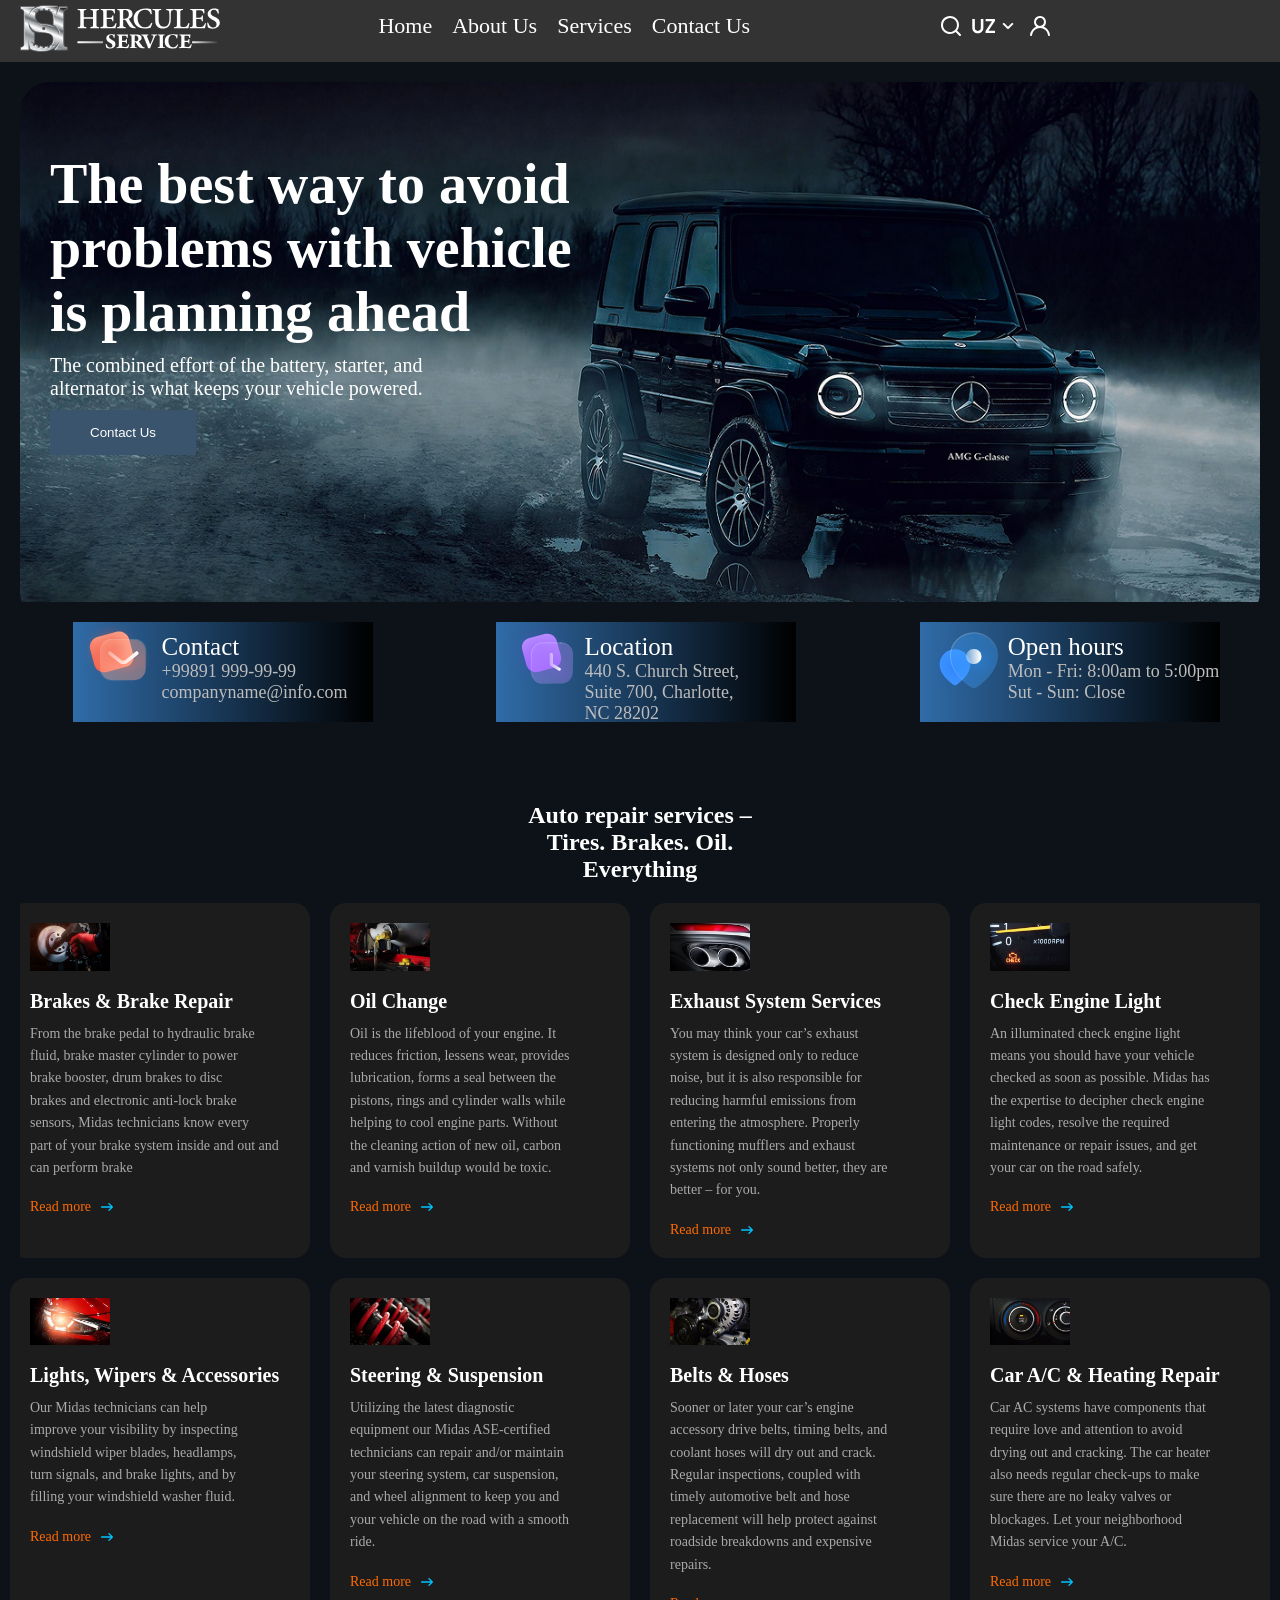
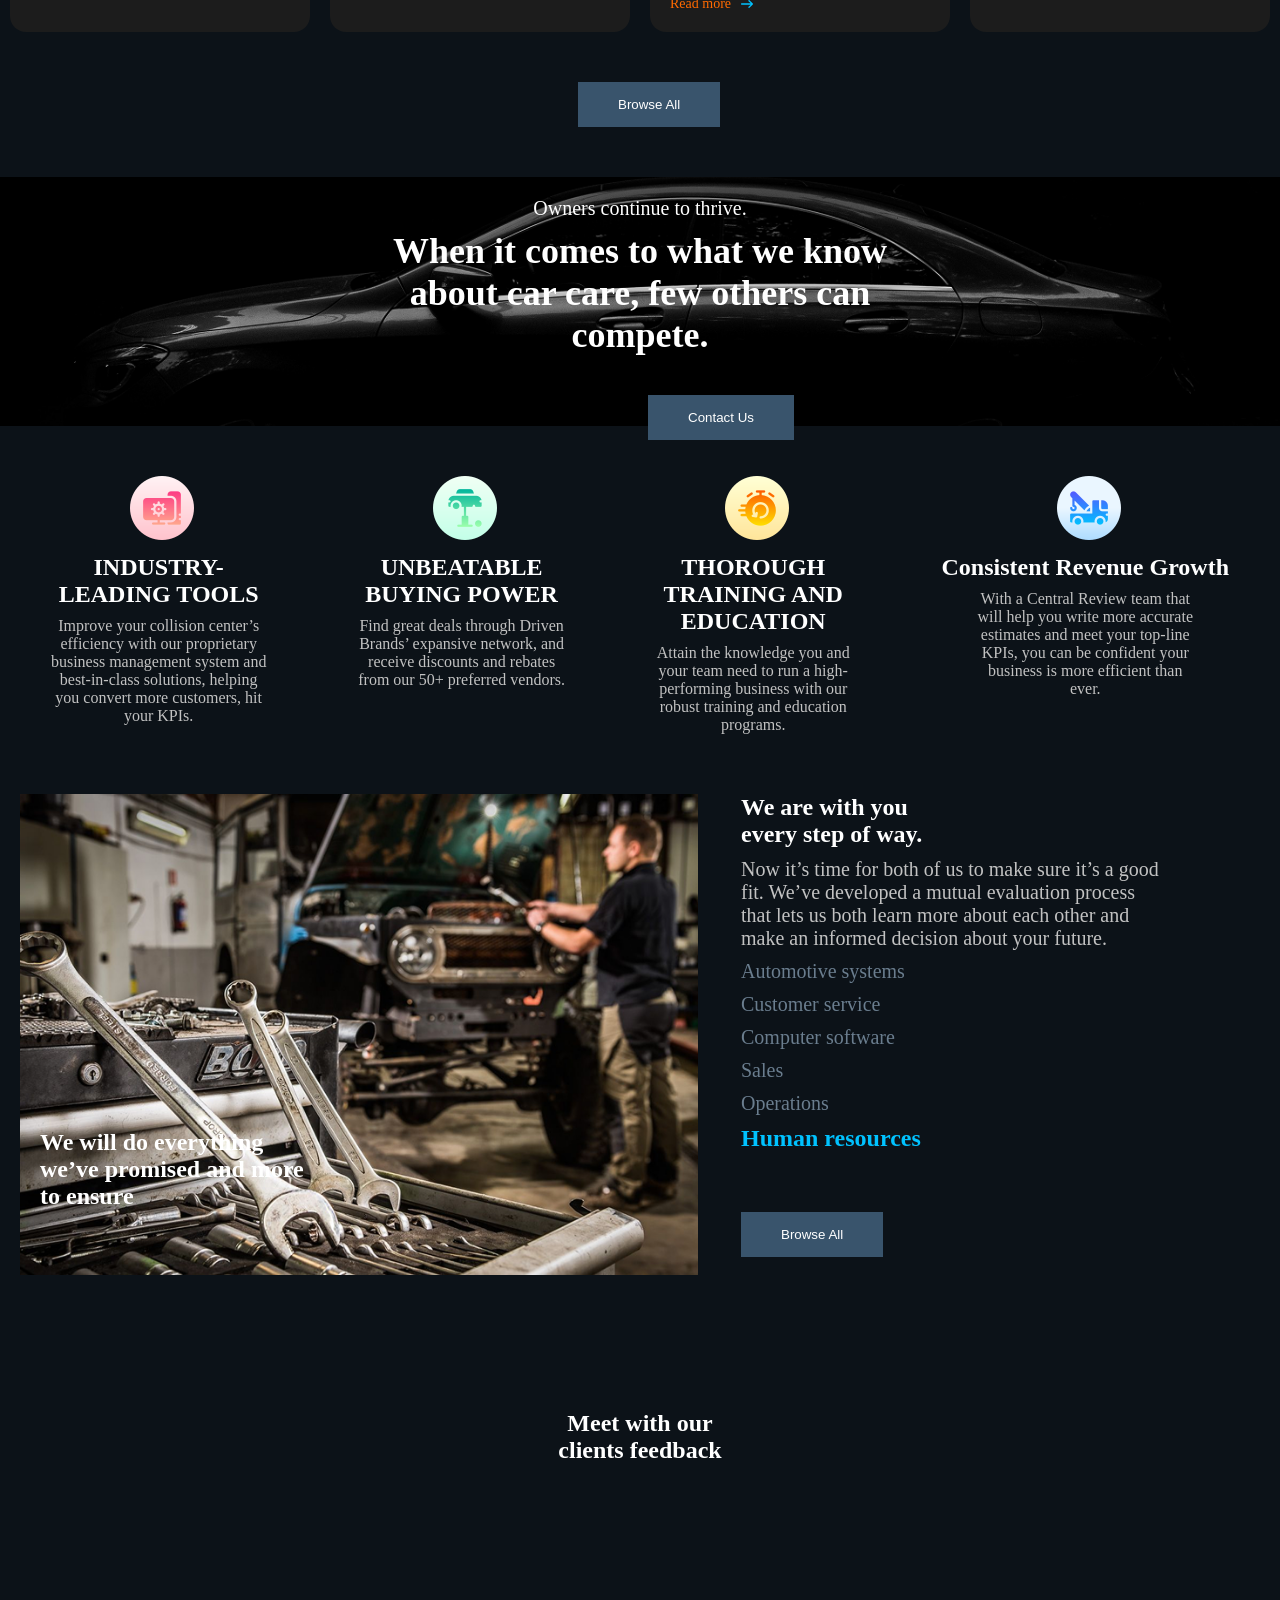
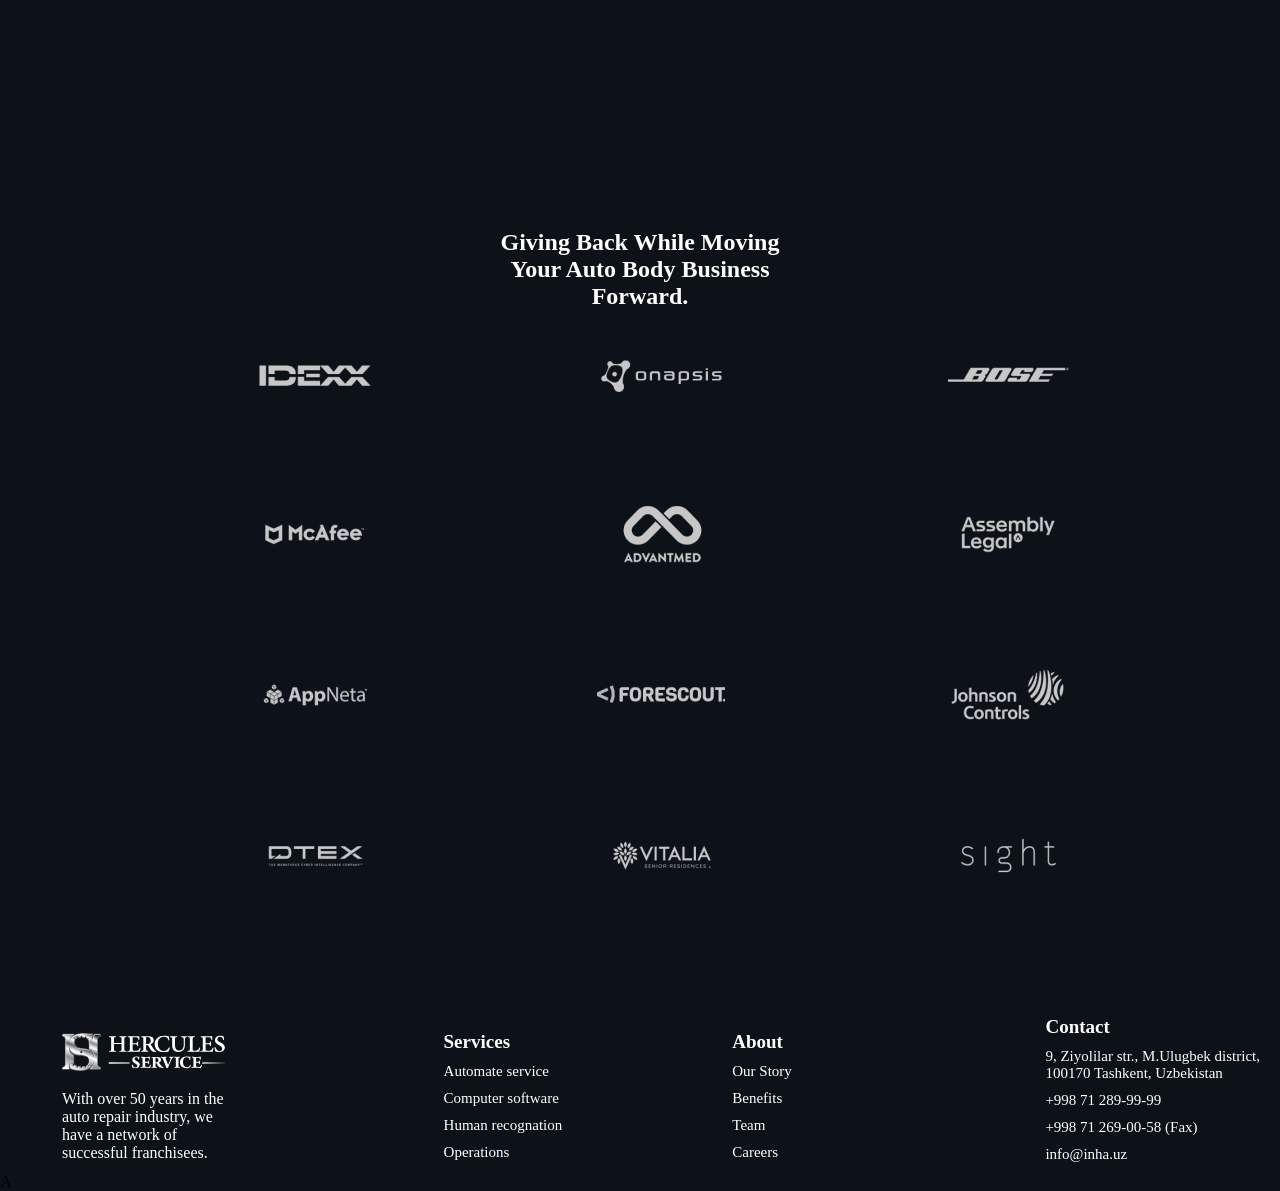
<file: index.html>
<!DOCTYPE html>
<html lang="en">

<head>
    <meta charset="UTF-8">
    <meta name="viewport" content="width=device-width, initial-scale=1.0">
    <title>Hercules service</title>
    <link rel="stylesheet" href="./styles/style.css">
    <link href="https://unpkg.com/aos@2.3.1/dist/aos.css" rel="stylesheet">
</head>

<body>
    <header>
        <nav class="nav">
            <div class="container">
                <div class="nav__wrapper">
                    <img class="nav__logo" src="./assets/icons/hercules__service-logo.svg" alt="logo">
                    <ul class="nav__ul">
                        <li class="list">
                            <a href="#"><span>Home</span></a>
                        </li>
                        <li class="list">
                            <a href="about.html"><span>About Us</span></a>
                        </li>
                        <li class="list">
                            <a href="service.html"><span>Services</span></a>
                        </li>
                        <li class="list">
                            <a href="contact.html"><span>Contact Us</span></a>
                        </li>
                    </ul>
                    <div class="nav__icon">
                        <img src="./assets/icons/u_search.svg" alt="svg">
                        <img src="./assets/icons/language.svg" alt="svg">
                        <img src="./assets/icons/u_user.svg" alt="svg">
                    </div>
                    <div class="nav__box">
                        <button class="nav__btn">Market</button>
                        <button class="nav__button">Services</button>
                        <img id="menuBtn" class="nav__menu-img" src="./assets/icons/menu.btn.svg" alt="">
                        <ul id="menuList">
                            <li class="list">
                                <a href="index.html"><span>Home</span></a>
                            </li>
                            <li class="list">
                                <a href="about.html"><span>About Us</span></a>
                            </li>
                            <li class="list">
                                <a href="service.html"><span>Services</span></a>
                            </li>
                            <li class="list">
                                <a href="contact.html"><span>Contact Us</span></a>
                            </li>
                        </ul>
                    </div>
                </div>
            </div>
        </nav>
    </header>
    <main>
        <section class="hero">
            <div class="container">
                <div class='slide'>
        
                    <div class='main'>
                        <div class='item'>
                            <!-- <img data-slide-img src=''> -->
                            <h1 class="hero__title">The best way to avoid <br> problems with vehicle <br> is planning ahead</h1>
                            <p class="hero__text">The combined effort of the battery, starter, and <br> alternator is what keeps
                                your vehicle powered.</p>
                            <button class="hero__btn">Contact Us</button>
                        </div>
                        <div class='item-two'>
                            <!-- <img data-slide-img
                                        src='https://images.unsplash.com/photo-1668521417069-22ab57ab0045?ixlib=rb-4.0.3&ixid=MnwxMjA3fDB8MHxwaG90by1wYWdlfHx8fGVufDB8fHx8&auto=format&fit=crop&w=1332&q=80'> -->
                            <h1 class="hero__title">The best way to avoid <br> problems with vehicle <br> is planning ahead</h1>
                            <p class="hero__text">The combined effort of the battery, starter, and <br> alternator is what keeps
                                your vehicle
                                powered.</p>
                            <button class="hero__btn">Contact Us</button>
                        </div>
                        <div class='item-three'>
                            <!-- <img data-slide-img
                                        src='https://images.unsplash.com/photo-1668521417069-22ab57ab0045?ixlib=rb-4.0.3&ixid=MnwxMjA3fDB8MHxwaG90by1wYWdlfHx8fGVufDB8fHx8&auto=format&fit=crop&w=1332&q=80'> -->
                            <h1 class="hero__title">The best way to avoid <br> problems with vehicle <br> is planning ahead</h1>
                            <p class="hero__text">The combined effort of the battery, starter, and <br> alternator is what keeps
                                your vehicle
                                powered.</p>
                            <button class="hero__btn">Contact Us</button>
                        </div>
        
                    </div>
                </div>
        
            </div>
        </section>
        <section class="contact">
            <div class="container">
                <div class="contact__wrapper">
                    <div class="contact__box" data-aos="fade-up" data-aos-duration="1000" >
                        <img class="contact__img" src="./assets/icons/Message.svg" alt="">
                        <div>
                            <p class="contact__title">Contact</p>
                            <p class="contact__text">+99891 999-99-99 <br> companyname@info.com</p>
                        </div>
                    </div>
                    <div class="contact__box-two" data-aos="fade-up" data-aos-duration="1300">
                        <img class="contact__img" src="./assets/icons/Message copy.svg" alt="">
                        <div>
                            <p class="contact__title">Location</p>
                            <p class="contact__text">440 S. Church Street, <br> Suite 700, Charlotte,<br> NC 28202</p>
                        </div>
                    </div>
                    <div class="contact__box-three" data-aos="fade-up" data-aos-duration="1500">
                        <img class="contact__image" src="./assets/icons/Message copy 2.svg" alt="">
                        <div>
                            <p class="contact__title">Open hours</p>
                            <p class="contact__text">Mon - Fri: 8:00am to 5:00pm <br>
                                Sut - Sun: Close</p>
                        </div>
                    </div>
                </div>
            </div>
        </section>
        <section class="service">
            <div class="container">
                <div class="service__wrapper">
                    <h1 class="service__title">Auto repair services – <br> Tires. Brakes. Oil. <br> Everything</h1>
                    <div class="service__box">
                        <div class="service__card">
                            <img class="service__img" src="./assets/images/repair.png" alt="">
                            <h3 class="service__info">Brakes & Brake Repair</h3>
                            <p class="service__text">From the brake pedal to hydraulic brake <br> fluid, brake master
                                cylinder to power <br> brake booster, drum brakes to disc <br> brakes
                                and electronic anti-lock brake <br> sensors, Midas technicians know every <br> part of
                                your brake system inside and out and <br> can
                                perform brake</p>
                            <div class="service__icon">
                                <p class="service__desc">Read more</p>
                                <img class="service__svg" src="./assets/icons/u_arrow-right.svg" alt="">
                            </div>
                        </div>
                        <div class="service__card">
                            <img class="service__img" src="./assets/images/oil.png" alt="">
                            <h3 class="service__info">Oil Change</h3>
                            <p class="service__text">Oil is the lifeblood of your engine. It <br> reduces friction,
                                lessens wear, provides <br> lubrication, forms a seal between the <br>
                                pistons, rings and cylinder walls while <br> helping to cool engine parts. Without <br>
                                the cleaning action of new oil, carbon <br> and
                                varnish buildup would be toxic.</p>
                            <div class="service__icon">
                                <p class="service__desc">Read more</p>
                                <img class="service__svg" src="./assets/icons/u_arrow-right.svg" alt="">
                            </div>
                        </div>
                        <div class="service__card">
                            <img class="service__img" src="./assets/images/system.png" alt="">
                            <h3 class="service__info">Exhaust System Services</h3>
                            <p class="service__text">You may think your car’s exhaust <br> system is designed only to
                                reduce <br> noise, but it is also responsible for <br> reducing
                                harmful emissions from <br> entering the atmosphere. Properly <br> functioning mufflers
                                and exhaust <br> systems not only sound better,
                                they are <br> better – for you.</p>
                            <div class="service__icon">
                                <p class="service__desc">Read more</p>
                                <img class="service__svg" src="./assets/icons/u_arrow-right.svg" alt="">
                            </div>
                        </div>
                        <div class="service__card">
                            <img class="service__img" src="./assets/images/engine.png" alt="">
                            <h3 class="service__info">Check Engine Light</h3>
                            <p class="service__text">An illuminated check engine light <br> means you should have your
                                vehicle <br> checked as soon as possible. Midas has <br> the
                                expertise to decipher check engine <br> light codes, resolve the required <br>
                                maintenance or repair issues, and get <br> your car on
                                the road safely.</p>
                            <div class="service__icon">
                                <p class="service__desc">Read more</p>
                                <img class="service__svg" src="./assets/icons/u_arrow-right.svg" alt="">
                            </div>
                        </div>
                    </div>
                    <div class="service__box-two">
                        <div class="service__card">
                            <img class="service__img" src="./assets/images/lights.png" alt="">
                            <h3 class="service__info">Lights, Wipers & Accessories</h3>
                            <p class="service__text">Our Midas technicians can help <br> improve your visibility by
                                inspecting <br> windshield wiper blades, headlamps, <br> turn signals,
                                and brake lights, and by <br> filling your windshield washer fluid.</p>
                            <div class="service__icon">
                                <p class="service__desc">Read more</p>
                                <img class="service__svg" src="./assets/icons/u_arrow-right.svg" alt="">
                            </div>
                        </div>
                        <div class="service__card">
                            <img class="service__img" src="./assets/images/steering.png" alt="">
                            <h3 class="service__info">Steering & Suspension</h3>
                            <p class="service__text">Utilizing the latest diagnostic <br> equipment our Midas
                                ASE-certified <br> technicians can repair and/or maintain <br> your steering
                                system, car suspension, <br> and wheel alignment to keep you and <br> your vehicle on
                                the road with a smooth <br> ride.</p>
                            <div class="service__icon">
                                <p class="service__desc">Read more</p>
                                <img class="service__svg" src="./assets/icons/u_arrow-right.svg" alt="">
                            </div>
                        </div>
                        <div class="service__card">
                            <img class="service__img" src="./assets/images/belts.png" alt="">
                            <h3 class="service__info">Belts & Hoses</h3>
                            <p class="service__text">Sooner or later your car’s engine <br> accessory drive belts,
                                timing belts, and <br> coolant hoses will dry out and crack. <br> Regular
                                inspections, coupled with <br> timely automotive belt and hose <br> replacement will
                                help protect against <br> roadside breakdowns and
                                expensive <br> repairs.</p>
                            <div class="service__icon">
                                <p class="service__desc">Read more</p>
                                <img class="service__svg" src="./assets/icons/u_arrow-right.svg" alt="">
                            </div>
                        </div>
                        <div class="service__card">
                            <img class="service__img" src="./assets/images/heating.png" alt="">
                            <h3 class="service__info">Car A/C & Heating Repair</h3>
                            <p class="service__text">Car AC systems have components that <br>require love and attention
                                to avoid <br> drying out and cracking. The car heater <br> also
                                needs regular check-ups to make <br> sure there are no leaky valves or <br> blockages.
                                Let your neighborhood <br> Midas service your
                                A/C.</p>
                            <div class="service__icon">
                                <p class="service__desc">Read more</p>
                                <img class="service__svg" src="./assets/icons/u_arrow-right.svg" alt="">
                            </div>
                        </div>
                    </div>
                    <button class="service__btn">Browse All</button>
                </div>
            </div>
        </section>
        <section class="car">
            <div class="container">
                <div class="car__wrapper">
                    <p class="car__text">Owners continue to thrive.</p>
                    <h1 class="car__title">When it comes to what we know <br> about car care, few others can <br>
                        compete.</h1>
                    <button class="car__btn">Contact Us</button>
                </div>
            </div>
        </section>
        <section class="features">
            <div class="container">
                <div class="features__wrapper">
                    <div class="features__card" >
                        <img class="features__img" src="./assets/icons/tools.svg" alt="">
                        <h2 class="features__title">INDUSTRY- <br> LEADING TOOLS</h2>
                        <p class="features__desc">Improve your collision center’s <br> efficiency with our proprietary
                            <br> business management system and <br> best-in-class solutions,
                            helping <br> you convert more customers, hit <br> your KPIs.
                        </p>
                    </div>
                    <div class="features__card" >
                        <img class="features__img" src="./assets/icons/car-repair.svg" alt="">
                        <h2 class="features__title">UNBEATABLE <br> BUYING POWER</h2>
                        <p class="features__desc">Find great deals through Driven <br> Brands’ expansive network, and
                            <br> receive discounts
                            and rebates <br> from our 50+ preferred
                            vendors.
                        </p>
                    </div>
                    <div class="features__card" >
                        <img class="features__img" src="./assets/icons/training.svg" alt="">
                        <h2 class="features__title">THOROUGH <br> TRAINING AND <br> EDUCATION</h2>
                        <p class="features__desc">Attain the knowledge you and <br> your team need to run a high- <br>
                            performing business with our <br> robust training and education <br>
                            programs.</p>
                    </div>
                    <div class="features__card" >
                        <img class="features__img" src="./assets/icons/trucks.svg" alt="">
                        <h2 class="features__title">Consistent Revenue Growth</h2>
                        <p class="features__desc">With a Central Review team that <br> will help you write more accurate
                            <br> estimates and meet your top-line <br> KPIs, you can be
                            confident your <br> business is more efficient than <br> ever.
                        </p>
                    </div>
                </div>
            </div>
        </section>
        <section class="process">
            <div class="container">
                <div class="process__wrapper">
                    <div>
                        <img class="process__img" src="./assets/images/promise.png" alt="">
                        <h1 class="process__text">We will do everything <br> we’ve promised and more <br> to ensure</h1>
                    </div>
                    <div>
                        <h1 class="process__title">We are with you <br> every step of way.</h1>
                        <p class="process__info">Now it’s time for both of us to make sure it’s a good <br> fit. We’ve
                            developed a mutual evaluation process <br> that lets us both
                            learn more about each other and <br> make an informed decision about your future.</p>
                        <p class="process__desc">Automotive systems</p>
                        <p class="process__desc">Customer service</p>
                        <p class="process__desc">Computer software</p>
                        <p class="process__desc">Sales</p>
                        <p class="process__desc">Operations</p>
                        <h2 class="process__link">Human resources</h2>
                        <button class="process__btn">Browse All</button>
                    </div>
                </div>
            </div>
        </section>
        <section class="client">
            <div class="container">
                <div class="client__wrapper">
                    <h1 class="client__title">Meet with our <br> clients feedback</h1>
                    <div class="client__box">
                        <img class="client__img" src="./assets/images/guitar.png" alt="" data-aos="zoom-in" data-aos-duration="1500">
                        <div class="client__comment" data-aos="zoom-in" data-aos-duration="1500">
                            <p class="client__info">As a young 27-year-old entrepreneur who wanted to take a dream <br>
                                and turn it into a reality,
                                Tuffy took me seriously!
                                Starting from day <br> one with onsite support from District Manager Scott Adams to <br>
                                continued training support
                                empowering my
                                staff to grow. With this <br> support and hard work, I was able to grow into 3 stores in
                                less than 3 <br> years with
                                a plan for
                                more on the horizon. If someone told me five <br> years ago this is where I would be, I
                                would have thought that’s
                                <br> impossible.
                                Thanks for believing in me Tuffy!!
                            </p>
                            <p class="client__name">Ali Safarov</p>
                            <p class="client__desc">Co-founder of ABC company</p>
                        </div>
                        <img class="client__woman" src="./assets/images/right.png" alt="" data-aos="zoom-in" data-aos-duration="1500">
                    </div>
                </div>
            </div>
        </section>
        <section class="partner">
            <div class="container">
                <div class="partner__wrapper">
                    <h1 class="partner__title">Giving Back While Moving <br> Your Auto Body Business <br> Forward.</h1>
                    <div class="partner__box">
                        <img src="./assets/images/idexx.png" alt="">
                        <img src="./assets/images/onapsis.png" alt="">
                        <img src="./assets/images/bose.png" alt="">
                        <img src="./assets/images/McAfee.png" alt="">
                        <img src="./assets/images/advantmed.png" alt="">
                        <img src="./assets/images/assembly.png" alt="">
                        <img src="./assets/images/AppMeta.png" alt="">
                        <img src="./assets/images/Forescout.png" alt="">
                        <img src="./assets/images/Johnson.png" alt="">
                        <img src="./assets/images/dtex.png" alt="">
                        <img src="./assets/images/vitalia.png" alt="">
                        <img src="./assets/images/sight.png" alt="">
                    </div>
                </div>
            </div>
        </section>
    </main>
    <footer class="footer">
        <div class="container">
            <div class="footer__wrapper">
                <div class="footer__big-box">
                    <div>
                        <img class="footer__logo" src="./assets/icons/hercules__service-logo.svg" alt="">
                        <p class="footer__title">With over 50 years in the auto repair industry, we have a network of
                            successful franchisees.</p>
                    </div>
                    <div class="footer__box">
                        <div>
                            <p class="footer__text">Services</p>
                            <p class="footer__info">Automate service</p>
                            <p class="footer__info">Computer software</p>
                            <p class="footer__info">Human recognation</p>
                            <p class="footer__info">Operations</p>
                        </div>
                        <div>
                            <p class="footer__text">About</p>
                            <p class="footer__info">Our Story</p>
                            <p class="footer__info">Benefits</p>
                            <p class="footer__info">Team</p>
                            <p class="footer__info">Careers</p>
                        </div>
                    </div>
                    <div class="footer__box-two">
                        <p class="footer__desc">Contact</p>
                        <p class="footer__data">9, Ziyolilar str., M.Ulugbek district, <br>
                            100170 Tashkent, Uzbekistan</p>
                        <p class="footer__data">+998 71 289-99-99</p>
                        <p class="footer__data">+998 71 269-00-58 (Fax)</p>
                        <p class="footer__data">info@inha.uz</p>
                    </div>
                </div>
            </div>
        </div>
    </footer>

    <script>
        document.addEventListener("DOMContentLoaded", () => {
                const btn = document.getElementById("menuBtn");
                const list = document.getElementById("menuList");

                btn.onclick = () => {
                    list.classList.toggle("show");
                };
            });
    </script>
    <script src="app.js"></script>
    <script src="https://unpkg.com/aos@2.3.1/dist/aos.js"></script>
    <script>
        AOS.init();
    </script>
</body>

</html>A
</file>
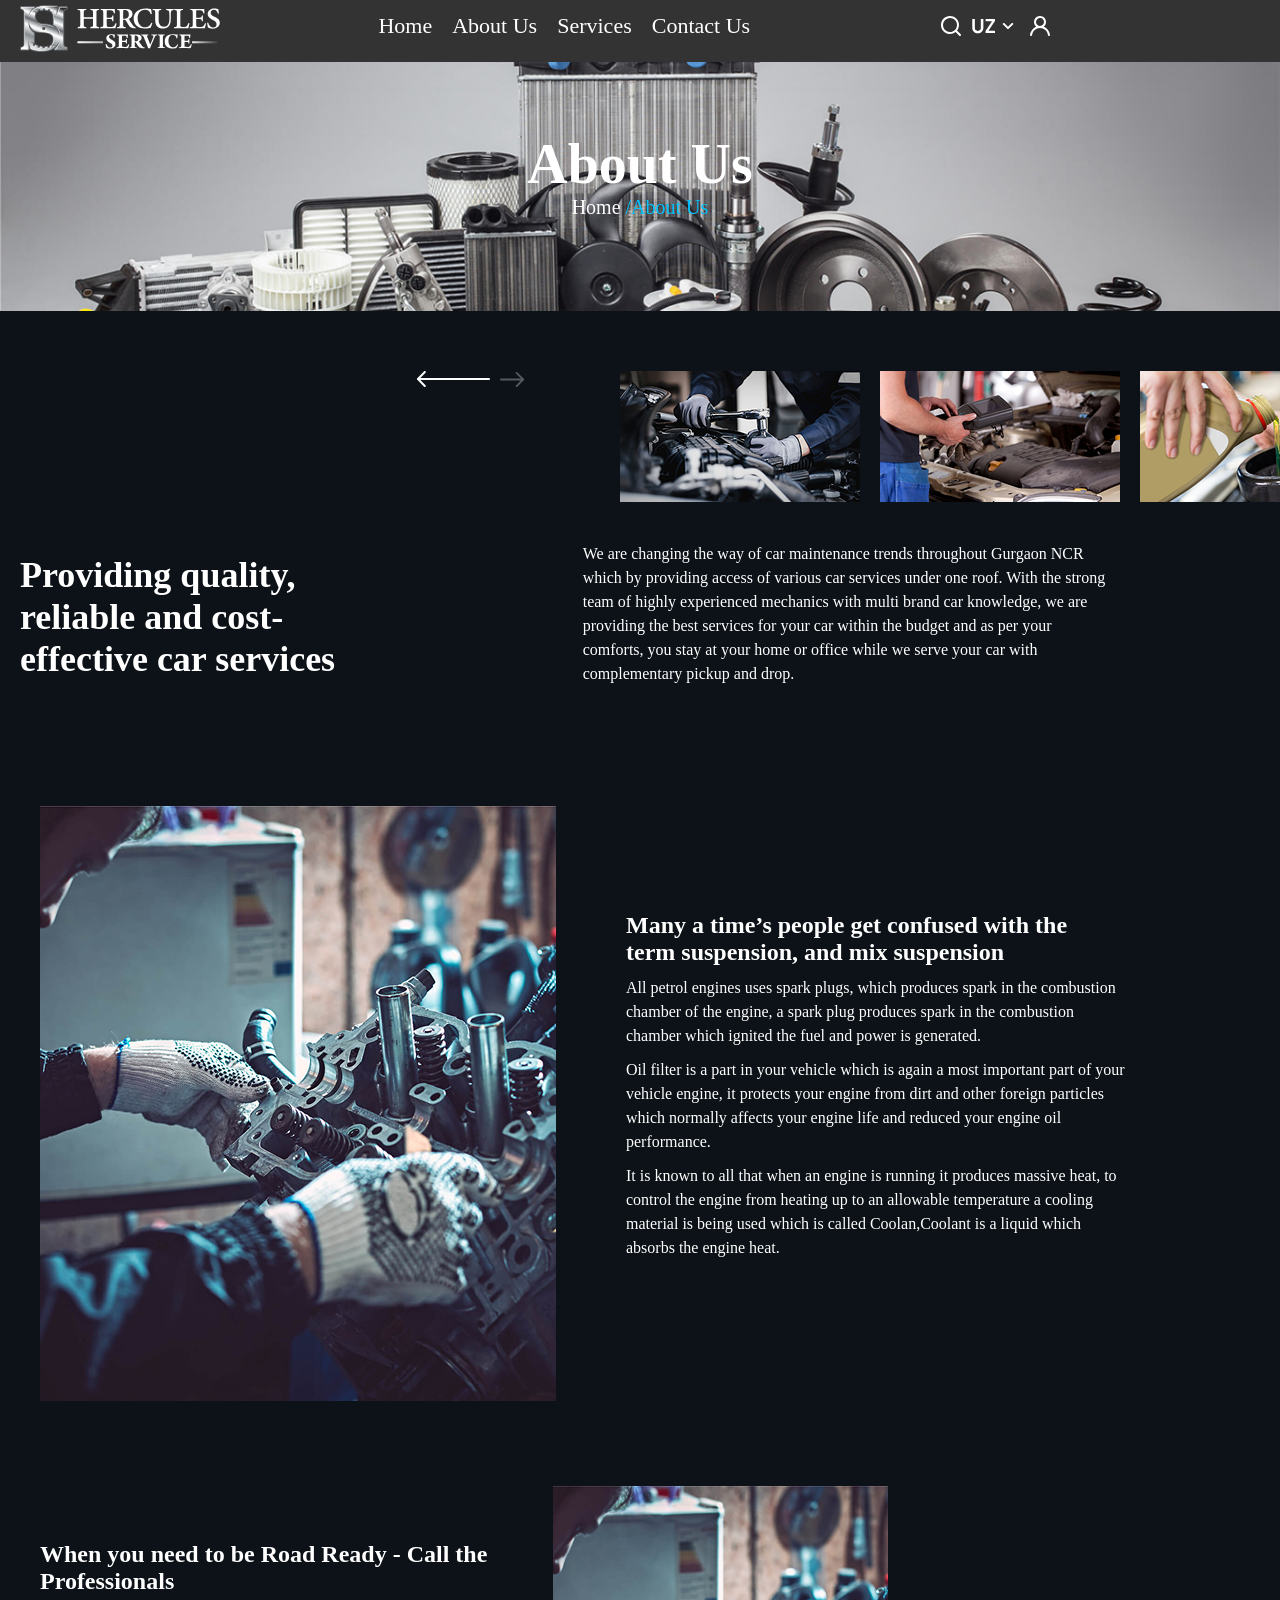
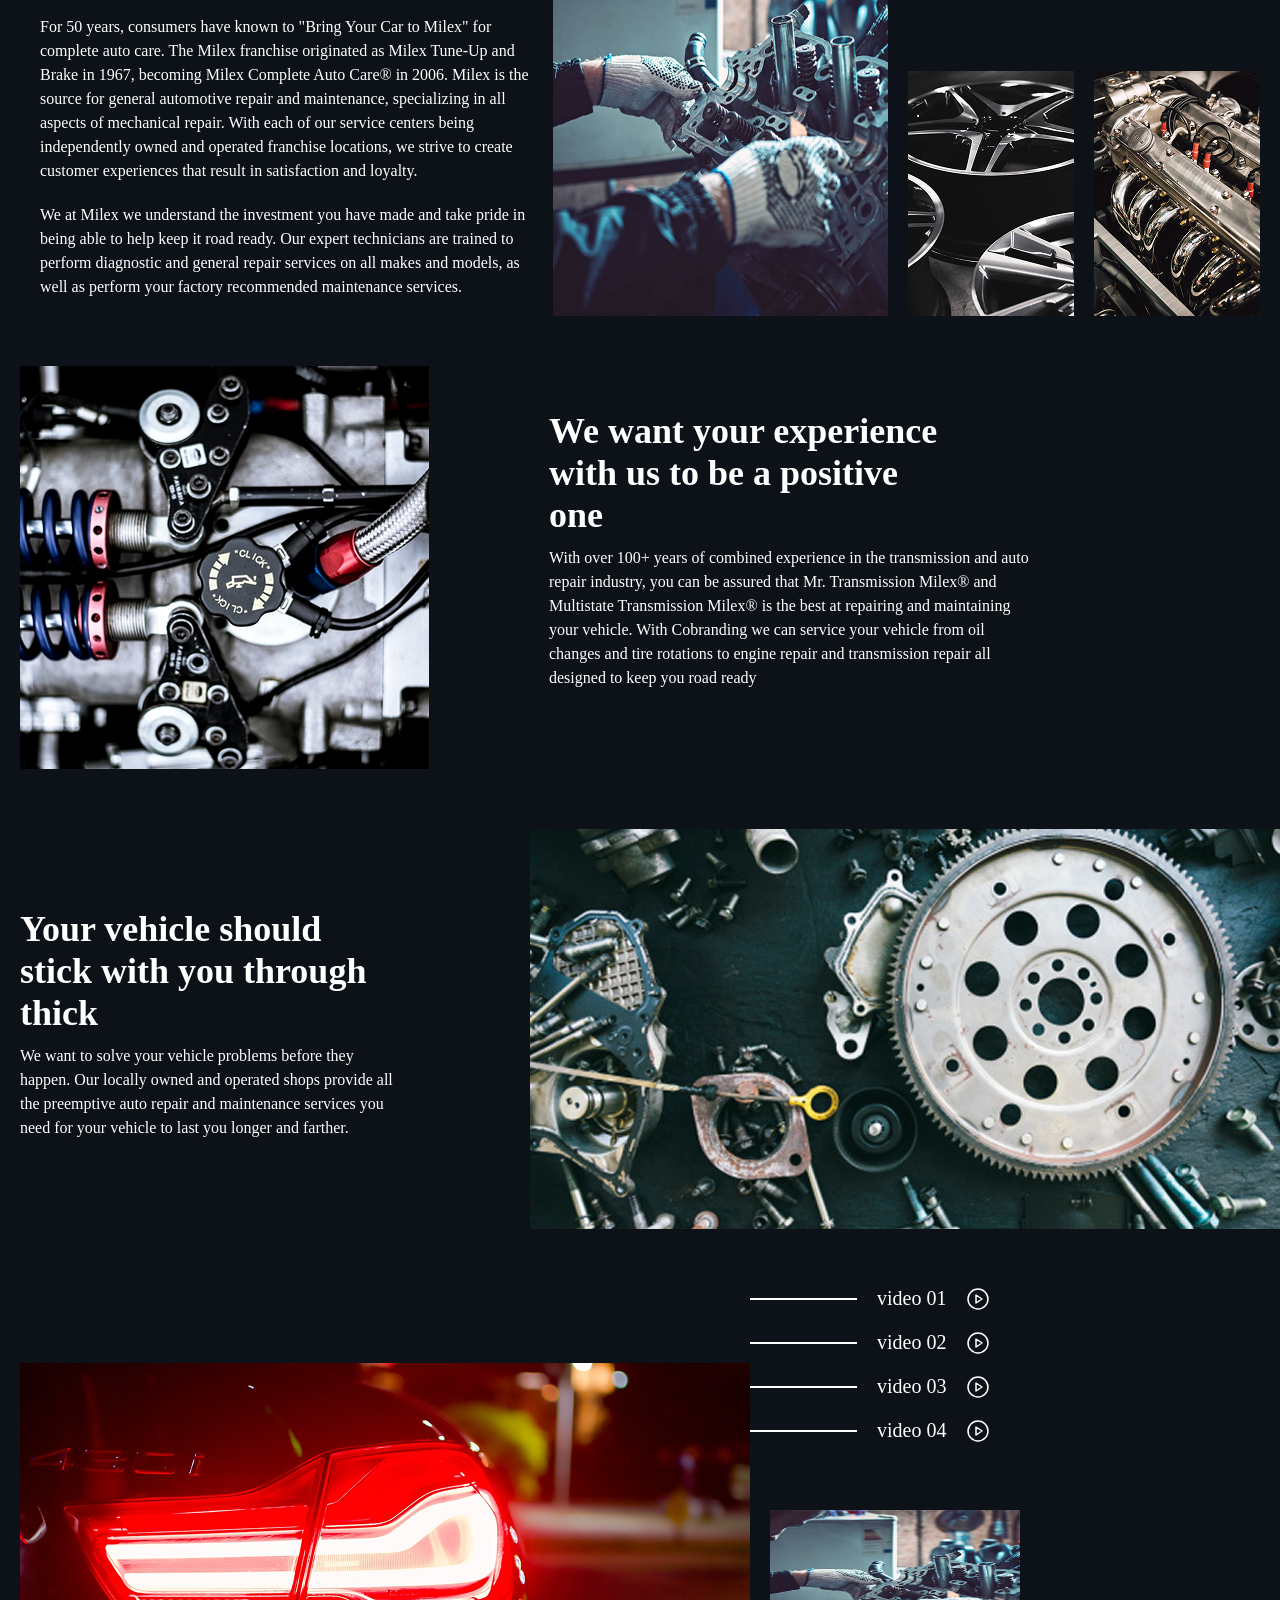
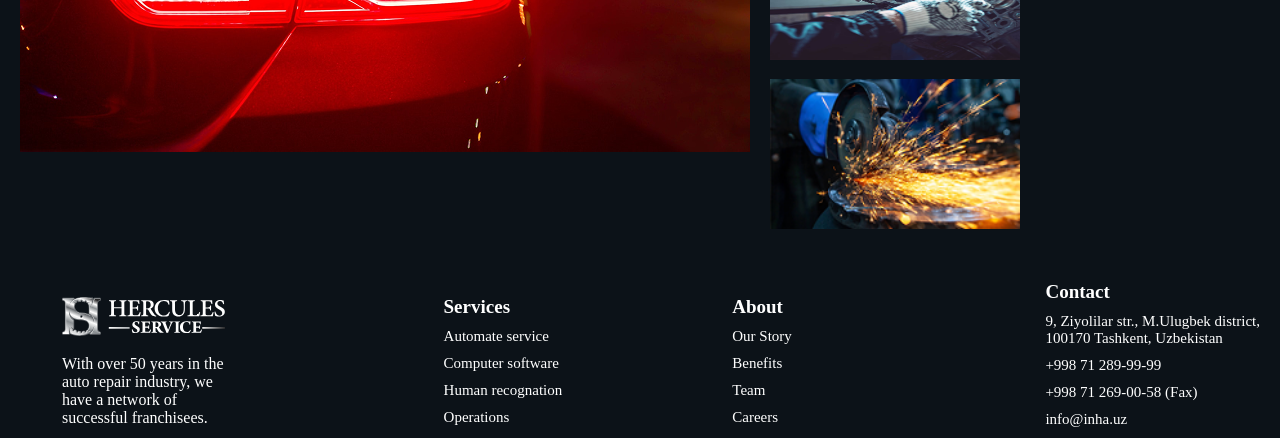
<file: about.html>
<!DOCTYPE html>
<html lang="en">
<head>
    <meta charset="UTF-8">
    <meta name="viewport" content="width=device-width, initial-scale=1.0">
    <title>Hercules service</title>
    <link rel="stylesheet" href="./styles/style.css">
</head>
<body>
        <header>
            <nav class="nav">
                <div class="container">
                    <div class="nav__wrapper">
                        <img class="nav__logo" src="./assets/icons/hercules__service-logo.svg" alt="logo">
                        <ul class="nav__ul">
                            <li class="list">
                                <a href="#"><span>Home</span></a>
                            </li>
                            <li class="list">
                                <a href="about.html"><span>About Us</span></a>
                            </li>
                            <li class="list">
                                <a href="service.html"><span>Services</span></a>
                            </li>
                            <li class="list">
                                <a href="contact.html"><span>Contact Us</span></a>
                            </li>
                        </ul>
                        <div class="nav__icon">
                            <img src="./assets/icons/u_search.svg" alt="svg">
                            <img src="./assets/icons/language.svg" alt="svg">
                            <img src="./assets/icons/u_user.svg" alt="svg">
                        </div>
                        <div class="nav__box">
                            <button class="nav__btn">Market</button>
                            <button class="nav__button">Services</button>
                            <img id="menuBtn" class="nav__menu-img" src="./assets/icons/menu.btn.svg" alt="">
                            <ul id="menuList">
                                <li class="list">
                                    <a href="index.html"><span>Home</span></a>
                                </li>
                                <li class="list">
                                    <a href="about.html"><span>About Us</span></a>
                                </li>
                                <li class="list">
                                    <a href="service.html"><span>Services</span></a>
                                </li>
                                <li class="list">
                                    <a href="contact.html"><span>Contact Us</span></a>
                                </li>
                            </ul>
                        </div>
                    </div>
                </div>
            </nav>
        </header>
        <main>
            <section class="about">
                <div class="container">
                    <div class="about__wrapper">
                        <h1 class="about__title">About Us</h1>
                        <p class="about__text">Home <span class="about__desc">/About Us</span></p>
                    </div>
                </div>
            </section>
            <section class="quality">
                <div class="container">
                    <div class="quality__wrapper">
                        <div>
                            <div class="quality__img">
                                <img class="quality__arrow-left" src="./assets/icons/arrow-left.svg" alt="">
                                <img class="quality__arrow-right" src="./assets/icons/arrow-right.svg" alt="">
                            </div>
                            <div class="quality__oil">
                                <img src="./assets/images/oil_worker.png" alt="">
                                <img src="./assets/images/car_worker.png" alt="">
                                <img src="./assets/images/car_oil.png" alt="">
                            </div>
                        </div>
                        <div class="quality__desc">
                            <h1 class="quality__title">Providing quality, <br> reliable and cost- <br>effective car services</h1>
                            <p class="quality__info">We are changing the way of car maintenance trends throughout Gurgaon NCR <br> which by providing access of various car
                            services under one roof. With the strong <br> team of highly experienced mechanics with multi brand car knowledge, we are <br>
                            providing the best services for your car within the budget and as per your <br> comforts, you stay at your home or office
                            while we serve your car with <br> complementary pickup and drop.</p>
                        </div>
                    </div>
                </div>
            </section>
            <section class="oil">
                <div class="container">
                    <div class="oil__wrapper">
                        <img class="oil__img" src="./assets/images/motor-worker.png" alt="">
                        <div>
                            <h1 class="oil__title">Many a time’s people get confused
                            with the term suspension,
                            and mix suspension</h1>
                            <p class="oil__info">All petrol engines uses spark plugs, which produces spark in the combustion chamber of the engine, a spark plug produces
                            spark in the combustion chamber which ignited the fuel and power is generated.</p>
                            <p class="oil__info">Oil filter is a part in your vehicle which is again a most important part of your vehicle engine, it protects your
                            engine from dirt and other foreign particles which normally affects your engine life and reduced your engine oil
                            performance.</p>
                            <p class="oil__info">It is known to all that when an engine is running it produces massive heat, to control the engine from heating up to an
                            allowable temperature a cooling material is being used which is called Coolan,Coolant is a liquid which absorbs the
                            engine heat.</p>
                        </div>
                    </div>
                </div>
            </section>
            <section class="motor">
                <div class="container">
                    <div class="motor__wrapper">
                        <div class="motor__info">
                            <h1 class="motor__title">When you need to be Road Ready - Call the Professionals</h1>
                            <p class="motor__text">For 50 years, consumers have known to "Bring Your Car to Milex" for complete auto care. The Milex franchise originated
                            as Milex Tune-Up and Brake in 1967, becoming Milex Complete Auto Care® in 2006. Milex is the source for general
                            automotive repair and maintenance, specializing in all aspects of mechanical repair. With each of our service centers
                            being independently owned and operated franchise locations, we strive to create customer experiences that result in
                            satisfaction and loyalty.</p>
                            <p class="motor__text">We at Milex we understand the investment you have made and take pride in being able to help keep it road ready. Our
                            expert technicians are trained to perform diagnostic and general repair services on all makes and models, as well as
                            perform your factory recommended maintenance services.</p>
                        </div>
                        <div class="motor__images">
                            <img class="motor__img" src="./assets/images/motor-worker.png" alt="">
                            <div class="motor__images-box">
                                <img class="motor__image" src="./assets/images/car__wheels.png" alt="">
                                <img class="motor__png" src="./assets/images/car__motor.png" alt="">
                            </div>
                        </div>
                    </div>
                </div>
            </section>
            <section class="vehicle">
                <div class="container">
                    <div class="vehicle__wrapper">
                        <div class="vehicle__box">
                            <img class="vehicle__img" src="./assets/images/click.png" alt="">
                            <div>
                                <h1 class="vehicle__title">We want your experience with us to be a positive one</h1>
                                <p class="vehicle__text">With over 100+ years of combined experience in the transmission and auto repair industry,
                                    you can be assured that Mr.
                                    Transmission Milex® and Multistate Transmission Milex® is the best at repairing and maintaining your vehicle.
                                    With
                                    Cobranding we can service your vehicle from oil changes and tire rotations to engine repair and transmission
                                    repair all
                                    designed to keep you road ready</p>
                            </div>
                        </div>
                        <div class="vehicle__box-two">
                            <div>
                                <h1 class="vehicle__info">Your vehicle should stick with you through thick</h1>
                                <p class="vehicle__desc">We want to solve your vehicle problems before they happen. Our locally owned and operated shops provide all the
                                preemptive auto repair and maintenance services you need for your vehicle to last you longer and farther.</p>
                            </div>
                            <img class="vehicle__image" src="./assets/images/car-tools.png" alt="">
                        </div>
                    </div>
                </div>
            </section>
            <section class="video">
                <div class="container">
                    <div class="video__wrapper">
                        <div class="video__car">
                            <img class="video__img" src="./assets/images/car-video.png" alt="">
                            <div>
                                <div class="video__box">
                                    <img src="./assets/icons/line-white.svg" alt="">
                                    <p class="video__text">video 01</p>
                                    <img src="./assets/icons/press-btn.svg" alt="">
                                </div>
                                <div class="video__box">
                                    <img src="./assets/icons/line-grey.svg" alt="">
                                    <p class="video__title">video 02</p>
                                    <img src="./assets/icons/play-btn.svg" alt="">
                                </div>
                                <div class="video__box">
                                    <img src="./assets/icons/line-grey.svg" alt="">
                                    <p class="video__title">video 03</p>
                                    <img src="./assets/icons/play-btn.svg" alt="">
                                </div>
                                <div class="video__box">
                                    <img src="./assets/icons/line-grey.svg" alt="">
                                    <p class="video__title">video 04</p>
                                    <img src="./assets/icons/play-btn.svg" alt="">
                                </div>
                                <div class="video__images">
                                    <img class="video__image" src="./assets/images/motor-worker.png" alt="">
                                    <img class="video__png" src="./assets/images/car-fire.png" alt="">
                                </div>
                            </div>
                        </div>
                    </div>
                </div>
            </section>
        </main>
        <footer class="footer">
            <div class="container">
                <div class="footer__wrapper">
                    <div class="footer__big-box">
                        <div>
                            <img class="footer__logo" src="./assets/icons/hercules__service-logo.svg" alt="">
                            <p class="footer__title">With over 50 years in the auto repair industry, we have a network of
                                successful franchisees.</p>
                        </div>
                        <div class="footer__box">
                            <div>
                                <p class="footer__text">Services</p>
                                <p class="footer__info">Automate service</p>
                                <p class="footer__info">Computer software</p>
                                <p class="footer__info">Human recognation</p>
                                <p class="footer__info">Operations</p>
                            </div>
                            <div>
                                <p class="footer__text">About</p>
                                <p class="footer__info">Our Story</p>
                                <p class="footer__info">Benefits</p>
                                <p class="footer__info">Team</p>
                                <p class="footer__info">Careers</p>
                            </div>
                        </div>
                        <div class="footer__box-two">
                            <p class="footer__desc">Contact</p>
                            <p class="footer__data">9, Ziyolilar str., M.Ulugbek district, <br>
                                100170 Tashkent, Uzbekistan</p>
                            <p class="footer__data">+998 71 289-99-99</p>
                            <p class="footer__data">+998 71 269-00-58 (Fax)</p>
                            <p class="footer__data">info@inha.uz</p>
                        </div>
                    </div>
                </div>
            </div>
        </footer>


        <script>
            document.addEventListener("DOMContentLoaded", () => {
                const btn = document.getElementById("menuBtn");
                const list = document.getElementById("menuList");

                btn.onclick = () => {
                    list.classList.toggle("show");
                };
            });
        </script>
        <script src="app.js"></script>
</body>
</html>
</file>
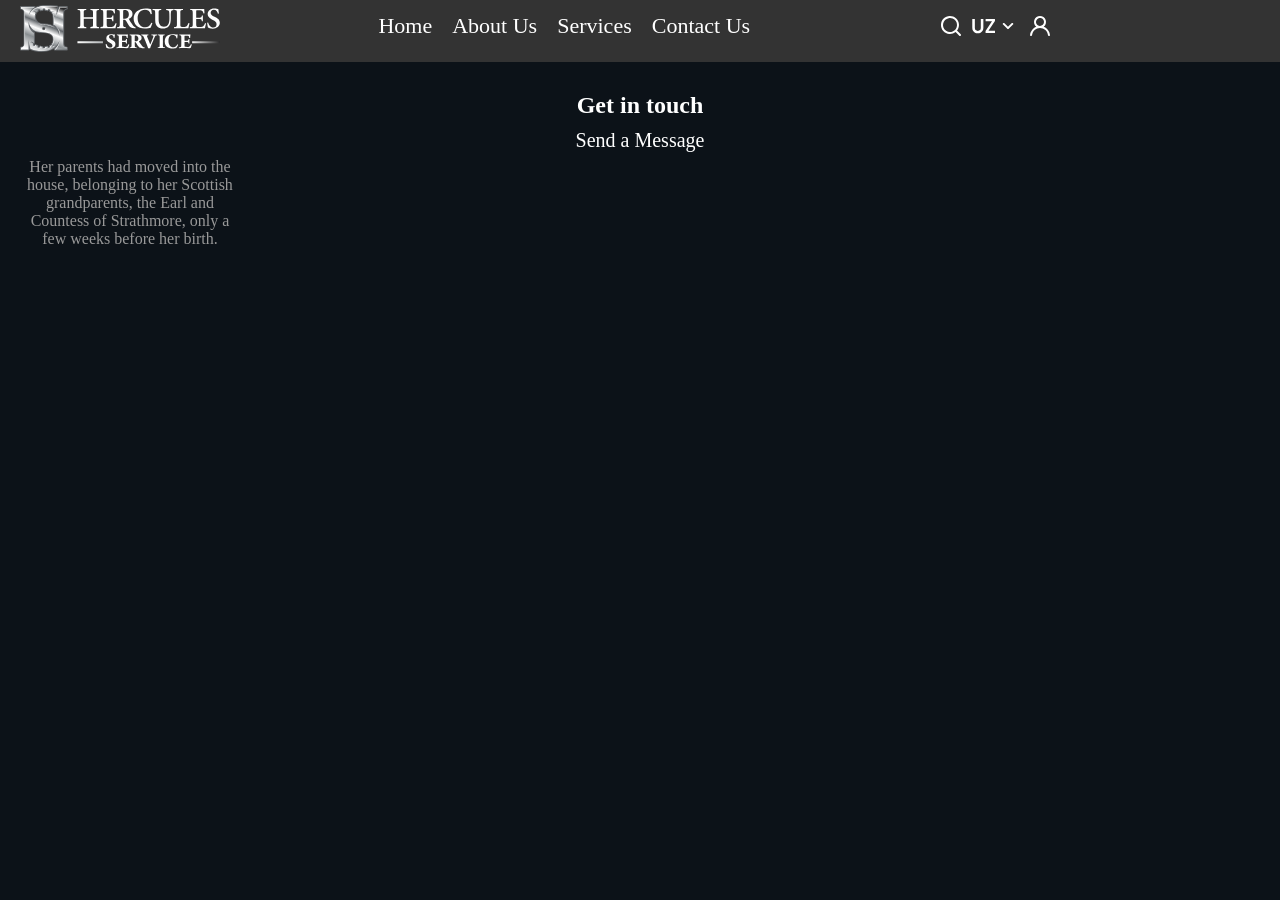
<file: contact.html>
<!DOCTYPE html>
<html lang="en">
<head>
    <meta charset="UTF-8">
    <meta name="viewport" content="width=device-width, initial-scale=1.0">
    <title>Document</title>
    <link rel="stylesheet" href="./styles/style.css">
</head>
<body>
    <header>
        <nav class="nav">
            <div class="container">
                <div class="nav__wrapper">
                    <img class="nav__logo" src="./assets/icons/hercules__service-logo.svg" alt="logo">
                    <ul class="nav__ul">
                        <li class="list">
                            <a href="#"><span>Home</span></a>
                        </li>
                        <li class="list">
                            <a href="about.html"><span>About Us</span></a>
                        </li>
                        <li class="list">
                            <a href="service.html"><span>Services</span></a>
                        </li>
                        <li class="list">
                            <a href="contact.html"><span>Contact Us</span></a>
                        </li>
                    </ul>
                    <div class="nav__icon">
                        <img src="./assets/icons/u_search.svg" alt="svg">
                        <img src="./assets/icons/language.svg" alt="svg">
                        <img src="./assets/icons/u_user.svg" alt="svg">
                    </div>
                    <div class="nav__box">
                        <button class="nav__btn">Market</button>
                        <button class="nav__button">Services</button>
                        <img id="menuBtn" class="nav__menu-img" src="./assets/icons/menu.btn.svg" alt="">
                        <ul id="menuList">
                            <li class="list">
                                <a href="index.html"><span>Home</span></a>
                            </li>
                            <li class="list">
                                <a href="about.html"><span>About Us</span></a>
                            </li>
                            <li class="list">
                                <a href="service.html"><span>Services</span></a>
                            </li>
                            <li class="list">
                                <a href="contact.html"><span>Contact Us</span></a>
                            </li>
                        </ul>
                    </div>
                </div>
            </div>
        </nav>
    </header>
    <main>
        <section class="message">
            <div class="container">
                <div class="message__wrapper">
                    <h1 class="message__title">Get in touch</h1>
                    <p class="message__text">Send a Message</p>
                    <p class="message__info">Her parents had moved into the house, belonging to her Scottish grandparents, the Earl and Countess of Strathmore, only
                    a few weeks before her birth.</p>
                    <iframe class="message__location" src="https://www.google.com/maps/embed?pb=..." width="1200" height="400" style="border: 0" allowfullscreen=""
                        loading="lazy">
                    </iframe>
                </div>
            </div>
        </section>
    </main>


    <script>
        document.addEventListener("DOMContentLoaded", () => {
            const btn = document.getElementById("menuBtn");
            const list = document.getElementById("menuList");

            btn.onclick = () => {
                list.classList.toggle("show");
            };
        });
    </script>
    <script src="app.js"></script>
</body>
</html>
</file>
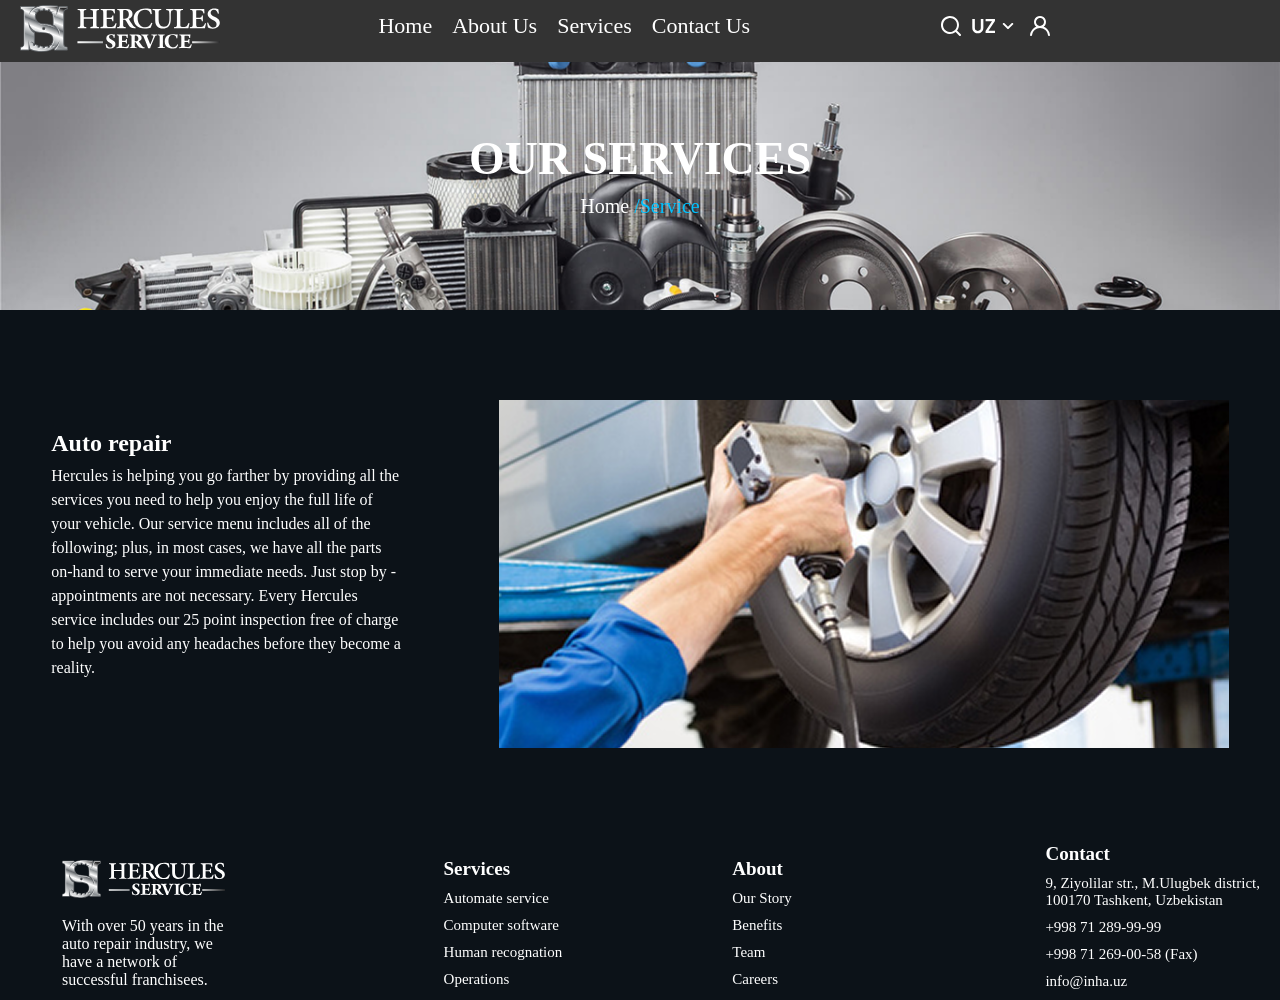
<file: service.html>
<!DOCTYPE html>
<html lang="en">
<head>
    <meta charset="UTF-8">
    <meta name="viewport" content="width=device-width, initial-scale=1.0">
    <title>Hercules service</title>
    <link rel="stylesheet" href="./styles/style.css">
</head>
<body>
    <header>
        <nav class="nav">
            <div class="container">
                <div class="nav__wrapper">
                    <img class="nav__logo" src="./assets/icons/hercules__service-logo.svg" alt="logo">
                    <ul class="nav__ul">
                        <li class="list">
                            <a href="#"><span>Home</span></a>
                        </li>
                        <li class="list">
                            <a href="about.html"><span>About Us</span></a>
                        </li>
                        <li class="list">
                            <a href="service.html"><span>Services</span></a>
                        </li>
                        <li class="list">
                            <a href="contact.html"><span>Contact Us</span></a>
                        </li>
                    </ul>
                    <div class="nav__icon">
                        <img src="./assets/icons/u_search.svg" alt="svg">
                        <img src="./assets/icons/language.svg" alt="svg">
                        <img src="./assets/icons/u_user.svg" alt="svg">
                    </div>
                    <div class="nav__box">
                        <button class="nav__btn">Market</button>
                        <button class="nav__button">Services</button>
                        <img id="menuBtn" class="nav__menu-img" src="./assets/icons/menu.btn.svg" alt="">
                        <ul id="menuList">
                            <li class="list">
                                <a href="index.html"><span>Home</span></a>
                            </li>
                            <li class="list">
                                <a href="about.html"><span>About Us</span></a>
                            </li>
                            <li class="list">
                                <a href="service.html"><span>Services</span></a>
                            </li>
                            <li class="list">
                                <a href="contact.html"><span>Contact Us</span></a>
                            </li>
                        </ul>
                    </div>
                </div>
            </div>
        </nav>
    </header>
    <main>
        <section class="services">
            <div class="container">
                <div class="services__wrapper">
                    <h1 class="services__title">OUR SERVICES</h1>
                    <p class="services__text">Home <span class="services__info">/Service</span></p>
                </div>
            </div>
        </section>
        <section class="repair">
            <div class="container">
                <div class="repair__wrapper">
                    <div class="repair__box">
                        <h1 class="repair__title">Auto repair</h1>
                        <p class="repair__text">Hercules is helping you go farther by providing all the services you need to help you enjoy the full life of your
                        vehicle. Our service menu includes all of the following; plus, in most cases, we have all the parts on-hand to serve
                        your immediate needs. Just stop by - appointments are not necessary. Every Hercules service includes our 25 point
                        inspection free of charge to help you avoid any headaches before they become a reality.</p>
                    </div>
                    <img class="repair__img" src="./assets/images/repair-ballon.png" alt="">
                </div>
            </div>
        </section>
    </main>
    <footer class="footer">
        <div class="container">
            <div class="footer__wrapper">
                <div class="footer__big-box">
                    <div>
                        <img class="footer__logo" src="./assets/icons/hercules__service-logo.svg" alt="">
                        <p class="footer__title">With over 50 years in the auto repair industry, we have a network of
                            successful franchisees.</p>
                    </div>
                    <div class="footer__box">
                        <div>
                            <p class="footer__text">Services</p>
                            <p class="footer__info">Automate service</p>
                            <p class="footer__info">Computer software</p>
                            <p class="footer__info">Human recognation</p>
                            <p class="footer__info">Operations</p>
                        </div>
                        <div>
                            <p class="footer__text">About</p>
                            <p class="footer__info">Our Story</p>
                            <p class="footer__info">Benefits</p>
                            <p class="footer__info">Team</p>
                            <p class="footer__info">Careers</p>
                        </div>
                    </div>
                    <div class="footer__box-two">
                        <p class="footer__desc">Contact</p>
                        <p class="footer__data">9, Ziyolilar str., M.Ulugbek district, <br>
                            100170 Tashkent, Uzbekistan</p>
                        <p class="footer__data">+998 71 289-99-99</p>
                        <p class="footer__data">+998 71 269-00-58 (Fax)</p>
                        <p class="footer__data">info@inha.uz</p>
                    </div>
                </div>
            </div>
        </div>
    </footer>



    <script>
        document.addEventListener("DOMContentLoaded", () => {
            const btn = document.getElementById("menuBtn");
            const list = document.getElementById("menuList");

            btn.onclick = () => {
                list.classList.toggle("show");
            };
        });
    </script>
    <script src="app.js"></script>
</body>
</html>
</file>
<file: styles/style.css>
.container {
  width: 100%;
  min-width: 320px;
  max-width: 1440px;
  margin: 0 auto;
  padding: 0 20px;
}

.nav {
  background-color: #333333;
}
.nav__wrapper {
  display: flex;
  align-items: center;
  justify-content: space-between;
  padding-bottom: 10px;
}
.nav__logo {
  margin-top: 5px;
  width: 150px;
}
.nav__box {
  margin-left: 50px;
}
.nav__btn {
  display: none;
  padding: 10px 20px 10px 80px;
  cursor: pointer;
  background-color: rgba(209, 217, 235, 0.6980392157);
  color: black;
  border: none;
  border-radius: 50px;
  position: relative;
  top: 18px;
}
.nav__button {
  display: none;
  cursor: pointer;
  padding: 8px 11px 8px 11px;
  background-color: #39546C;
  color: white;
  border: none;
  border-radius: 50px;
  position: relative;
  top: -15px;
  left: 2px;
}
.nav__menu-img {
  cursor: pointer;
}
.nav .hidden {
  display: none;
}
.nav #menuList {
  background: #333;
  color: white;
  padding: 10px;
  position: absolute;
  top: 60px;
  right: 20px;
  background: #1e1e1e;
  border-radius: 12px;
  padding: 10px 0;
  width: 180px;
  box-shadow: 0 10px 25px rgba(0, 0, 0, 0.3);
  list-style: none;
  margin: 0;
  opacity: 0;
  transform: translateY(-10px);
  transition: 0.3s ease;
  pointer-events: none;
  z-index: 1;
}
.nav #menuList li {
  padding: 12px 16px;
  color: white;
  cursor: pointer;
  transition: 0.2s;
}
.nav #menuList li:hover {
  background: #333;
}
.nav #menuList.show {
  opacity: 1;
  transform: translateY(0);
  pointer-events: auto;
}
.nav__icon {
  display: none;
}
.nav__ul {
  display: none;
}

@media (min-width: 768px) {
  .nav {
    background-color: #333333;
  }
  .nav__wrapper {
    display: flex;
    align-items: center;
    justify-content: space-between;
    padding-bottom: 10px;
  }
  .nav__logo {
    margin-top: 5px;
    width: 300px;
  }
  .nav__box {
    margin-left: 50px;
  }
  .nav__btn {
    padding: 10px 30px 10px 110px;
    cursor: pointer;
    background-color: rgba(209, 217, 235, 0.6980392157);
    color: black;
    border: none;
    border-radius: 50px;
    margin-top: 50px;
  }
  .nav__button {
    cursor: pointer;
    padding: 8px 21px 8px 31px;
    background-color: #39546C;
    color: white;
    border: none;
    border-radius: 50px;
    position: relative;
    top: -16px;
    margin-bottom: 40px;
  }
  .nav__icon {
    display: flex;
    gap: 8px;
    margin-left: 30px;
  }
  .nav__ul {
    display: none;
  }
}
@media (min-width: 1240px) {
  .nav {
    background-color: #333333;
  }
  .nav__wrapper {
    display: flex;
    align-items: center;
    justify-content: space-between;
    padding-bottom: 10px;
  }
  .nav__logo {
    margin-top: 5px;
    width: 200px;
  }
  .nav__box {
    margin-left: 50px;
  }
  .nav__btn {
    padding: 10px 30px 10px 110px;
    cursor: pointer;
    background-color: rgba(209, 217, 235, 0.6980392157);
    color: black;
    border: none;
    border-radius: 50px;
    margin-top: 40px;
  }
  .nav__button {
    cursor: pointer;
    padding: 8px 21px 8px 31px;
    background-color: #39546C;
    color: white;
    border: none;
    border-radius: 50px;
    position: relative;
    top: 18px;
    left: -183px;
    margin-bottom: 60px;
  }
  .nav__icon {
    display: flex;
    gap: 8px;
    margin-left: 30px;
  }
  .nav__ul {
    display: flex;
    align-items: center;
    gap: 20px;
    color: white;
    font-size: 22px;
  }
  .nav__menu-img {
    display: none;
  }
}
.hero {
  background-repeat: no-repeat;
  background-position: center;
  background-size: cover;
}
.hero__title {
  color: white;
  text-align: center;
  position: relative;
  top: 10px;
}
.hero__text {
  color: white;
  margin-top: 20px;
  text-align: center;
}
.hero__btn {
  padding: 12px 28px;
  cursor: pointer;
  background-color: #39546C;
  color: white;
  border: none;
  margin-left: 100px;
  margin-top: 30px;
  margin-bottom: 10px;
}

@media (min-width: 768px) {
  .hero__title {
    color: white;
    position: relative;
    top: 10px;
    font-size: 40px;
    text-align: left;
  }
  .hero__text {
    color: white;
    margin-top: 20px;
    text-align: left;
    font-size: 20px;
  }
  .hero__btn {
    padding: 12px 28px;
    cursor: pointer;
    background-color: #39546C;
    color: white;
    border: none;
    margin-top: 30px;
    margin-bottom: 10px;
    margin-left: -1px;
  }
}
@media (min-width: 1240px) {
  .hero__title {
    color: white;
    position: relative;
    top: 140px;
    font-size: 56px;
    text-align: left;
    margin-left: 30px;
    margin-top: -70px;
  }
  .hero__text {
    color: white;
    margin-top: 150px;
    text-align: left;
    font-size: 20px;
    margin-left: 30px;
  }
  .hero__btn {
    padding: 15px 40px;
    cursor: pointer;
    background-color: #39546C;
    color: white;
    border: none;
    margin-top: 10px;
    margin-bottom: 80px;
    margin-left: 30px;
    transition: ease-out 0.5s;
    box-shadow: inset 0 0 0 0 #725AC1;
  }
  .hero__btn:hover {
    color: white;
    box-shadow: inset 0 -100px 0 0 #725AC1;
  }
  .hero__btn:active {
    transform: scale(0.9);
  }
}
.slide {
  width: 100%;
  height: 60vh;
  overflow: hidden;
  position: relative;
  display: flex;
  align-items: center;
}
.slide .main {
  width: 100%;
  height: 100%;
  display: flex;
  transition: 1s ease-in-out;
}
.slide .main .item {
  background: grey;
  width: 100%;
  height: 100%;
  flex-shrink: 0;
  background-image: url(../../assets/images/herculesservice-bg.png);
  background-repeat: no-repeat;
  background-position: center;
  background-size: cover;
  border-radius: 30px;
  margin-top: 20px;
}
.slide .main .item img {
  width: -moz-max-content;
  width: max-content;
  height: 100%;
  -o-object-fit: cover;
     object-fit: cover;
  border-radius: 20px;
}
.slide .main .item-two {
  width: 100%;
  height: 100%;
  flex-shrink: 0;
  background-image: url(../../assets/images/mercedes-bg.png);
  background-repeat: no-repeat;
  background-position: center;
  background-size: cover;
  border-radius: 30px;
  margin-top: 20px;
}
.slide .main .item-two img {
  width: -moz-max-content;
  width: max-content;
  height: 100%;
  -o-object-fit: cover;
     object-fit: cover;
  border-radius: 20px;
}
.slide .main .item-three {
  width: 100%;
  height: 100%;
  flex-shrink: 0;
  background-image: url(../../assets/images/mercedes-bgi.png);
  background-repeat: no-repeat;
  background-position: center;
  background-size: cover;
  border-radius: 30px;
  margin-top: 20px;
}
.slide .main .item-three img {
  width: -moz-max-content;
  width: max-content;
  height: 100%;
  border-radius: 20px;
}

.controlls {
  position: absolute;
  display: flex;
  justify-content: space-between;
  z-index: 9999;
  width: 100%;
  height: 100%;
}
.controlls button:hover {
  background: linear-gradient(90.74deg, rgba(96, 96, 96, 0.59) 8.42%, rgba(217, 217, 217, 0) 99.09%);
}
.controlls button {
  height: 100%;
  border: none;
  background: transparent;
}
.controlls button svg {
  width: 26px;
  stroke: white;
  pointer-events: none;
}

.contact__wrapper {
  display: flex;
  gap: 30px;
  justify-content: center;
}
.contact__box {
  width: 300px;
  height: 100px;
  background: linear-gradient(to right, #306CA8, black);
  margin-top: 20px;
  display: flex;
  gap: 8px;
  margin-left: 13px;
}
.contact__img {
  width: 70px;
  margin-top: -40px;
  margin-left: 10px;
}
.contact__image {
  width: 70px;
  margin-left: 10px;
  margin-top: -18px;
}
.contact__title {
  color: white;
  font-size: 25px;
  margin-top: 11px;
}
.contact__text {
  color: #BCBCBC;
  font-size: 18px;
}
.contact__box-two {
  display: none;
  width: 300px;
  height: 100px;
  background: linear-gradient(to right, #306CA8, black);
  margin-top: 20px;
  display: flex;
  gap: 8px;
  margin-left: 13px;
}
.contact__box-two {
  display: none;
  width: 300px;
  height: 100px;
  background: linear-gradient(to right, #306CA8, black);
  margin-top: 20px;
  gap: 8px;
  margin-left: 13px;
}
.contact__box-three {
  display: none;
  width: 300px;
  height: 100px;
  background: linear-gradient(to right, #306CA8, black);
  margin-top: 20px;
  gap: 8px;
  margin-left: 13px;
}

@media (min-width: 768px) {
  .contact__box-two {
    display: block;
    display: flex;
  }
}
@media (min-width: 1240px) {
  .contact__wrapper {
    justify-content: space-around;
  }
  .contact__box-three {
    display: block;
    display: flex;
  }
}
.service__title {
  color: white;
  text-align: center;
  margin-top: 80px;
}
.service__box {
  overflow-x: auto;
  scroll-behavior: smooth;
  display: flex;
  gap: 20px;
  padding: 20px;
}
.service__box::-webkit-scrollbar {
  display: none;
}
.service__card {
  flex: 0 0 auto;
  width: 300px;
  background: #1c1c1c;
  border-radius: 16px;
  padding: 20px;
  transition: 0.3s ease;
  cursor: pointer;
}
.service__card:hover {
  transform: translateY(-10px);
  box-shadow: 0 10px 25px rgba(0, 0, 0, 0.4);
}
.service__img {
  width: 80px;
  margin-bottom: 15px;
}
.service__info {
  color: white;
  font-size: 20px;
  font-weight: 600;
  margin-bottom: 10px;
}
.service__text {
  color: #aaa;
  font-size: 14px;
  line-height: 1.6;
  margin-bottom: 20px;
}
.service__icon {
  display: flex;
  align-items: center;
  gap: 8px;
  color: #ff6a00;
  font-size: 14px;
  font-weight: 500;
}
.service__svg {
  width: 16px;
  transition: 0.3s;
}
.service__card:hover .service__svg {
  transform: translateX(5px);
}
.service__box-two {
  display: none;
}
.service__btn {
  cursor: pointer;
  padding: 15px 40px;
  background-color: #39546C;
  color: white;
  border: none;
  margin-top: 50px;
  margin-left: 30%;
  transition: ease-out 0.5s;
  box-shadow: inset 0 0 0 0 #725AC1;
}
.service__btn:hover {
  color: white;
  box-shadow: inset 0 -100px 0 0 rgb(255, 101, 5);
}
.service__btn:active {
  transform: scale(0.9);
}

@media (min-width: 768px) {
  .service__box {
    display: grid;
    grid-template-columns: 1fr 1fr;
  }
  .service__card {
    display: block;
  }
  .service__box-two {
    display: none;
  }
  .service__btn {
    margin-top: 50px;
  }
}
@media (min-width: 1240px) {
  .service__box {
    display: flex;
    justify-content: center;
    gap: 20px;
  }
  .service__box-two {
    display: flex;
    gap: 20px;
    justify-content: center;
  }
  .service__btn {
    margin-top: 50px;
    margin-left: 45%;
  }
}
.car {
  background-image: url(/assets/images/bg-car.png);
  background-position: center;
  background-repeat: no-repeat;
  background-size: cover;
}
.car__wrapper {
  padding-top: 20px;
  margin-top: 50px;
}
.car__text {
  color: white;
  text-align: center;
  font-size: 20px;
  margin-bottom: 10px;
}
.car__title {
  color: white;
  text-align: center;
  font-size: 36px;
}
.car__btn {
  cursor: pointer;
  padding: 15px 40px;
  background-color: #39546C;
  color: white;
  border: none;
  margin-left: 90px;
  margin-top: 25px;
  position: relative;
  top: 14px;
}

@media (min-width: 768px) {
  .car__btn {
    margin-left: 290px;
  }
}
@media (min-width: 1240px) {
  .car__btn {
    margin-left: 628px;
  }
}
.features__wrapper {
  justify-content: center;
  display: flex;
  gap: 30px;
  display: grid;
  grid-template-columns: 1fr 2fr;
}
.features__card {
  align-items: center;
  text-align: center;
  margin-top: 50px;
}
.features__img {
  margin-left: 7px;
}
.features__title {
  color: white;
  font-size: 24px;
  margin-top: 10px;
}
.features__desc {
  color: #C2C2C2;
  font-size: 16px;
  margin-top: 9px;
}

@media (min-width: 1240px) {
  .features__wrapper {
    display: flex;
    justify-content: space-around;
  }
}
.process__wrapper {
  padding-top: 60px;
}
.process__img {
  width: 330px;
}
.process__text {
  color: white;
  position: relative;
  bottom: 150px;
  left: 20px;
}
.process__title {
  color: white;
}
.process__info {
  color: #C2C2C2;
  font-size: 20px;
  margin-top: 10px;
}
.process__desc {
  color: #6A7D8E;
  font-size: 20px;
  margin-top: 10px;
}
.process__link {
  color: #00C2FF;
  margin-top: 10px;
}
.process__btn {
  cursor: pointer;
  padding: 15px 40px;
  background-color: #39546C;
  color: white;
  border: none;
  margin-top: 60px;
}

@media (min-width: 768px) {
  .process__img {
    width: 678px;
  }
}
@media (min-width: 1240px) {
  .process__wrapper {
    display: flex;
    gap: 43px;
  }
}
.client__wrapper {
  padding-top: 50px;
}
.client__title {
  color: #ffffff;
  text-align: center;
}
.client__box {
  justify-content: center;
  gap: 10px;
  display: flex;
  margin-top: 15px;
}
.client__img {
  width: 120px;
  margin-left: 10px;
}
.client__comment {
  display: none;
  width: 500px;
  height: 230px;
  background: linear-gradient(to right, #306CA8, black, #306CA8);
}
.client__info {
  color: white;
  font-size: 12px;
  line-height: 22px;
  margin-top: 5px;
  margin-left: 8px;
}
.client__name {
  color: white;
  font-size: 20px;
  margin-top: 5px;
  margin-left: 8px;
}
.client__desc {
  color: #6A7D8E;
  font-size: 16px;
  margin-top: 3px;
  margin-left: 8px;
}
.client__woman {
  width: 120px;
}

@media (min-width: 768px) {
  .client__comment {
    display: block;
  }
}
@media (min-width: 1240px) {
  .client__comment {
    width: 700px;
    height: 280px;
  }
  .client__info {
    font-size: 18px;
    margin-top: 20px;
  }
  .client__name {
    font-size: 22px;
  }
  .client__desc {
    font-size: 22px;
  }
  .client__img {
    width: 200px;
  }
  .client__woman {
    width: 200px;
  }
}
.partner__title {
  color: white;
  text-align: center;
  margin-top: 70px;
}
.partner__box {
  margin-left: 30px;
  display: grid;
  grid-template-columns: 3fr 2fr;
  gap: 30px;
}

@media (min-width: 768px) {
  .partner__box {
    display: grid;
    grid-template-columns: 2fr 1fr;
  }
}
@media (min-width: 1240px) {
  .partner__box {
    display: grid;
    grid-template-columns: 1fr 1fr 1fr;
    margin-left: 230px;
  }
}
.footer__logo {
  margin-top: 100px;
  width: 163px;
  margin-left: 42px;
}
.footer__title {
  width: 170px;
  color: white;
  margin-top: 15px;
  margin-left: 42px;
}
.footer__box {
  display: flex;
  justify-content: space-around;
}
.footer__text {
  color: white;
  font-weight: 700;
  margin-top: 40px;
  font-size: 19px;
  margin-bottom: 10px;
}
.footer__info {
  color: white;
  font-weight: 400;
  margin-top: 10px;
  font-size: 15px;
}
.footer__desc {
  color: white;
  font-weight: 700;
  font-size: 19px;
  margin-left: 42px;
  margin-top: 30px;
  margin-bottom: 10px;
}
.footer__data {
  color: white;
  font-weight: 400;
  font-size: 15px;
  margin-bottom: 10px;
  margin-left: 42px;
}

@media (min-width: 768px) {
  .footer__big-box {
    display: flex;
    align-items: center;
    justify-content: space-between;
  }
  .footer__box {
    margin-top: 57px;
    gap: 40px;
  }
  .footer__box-two {
    margin-top: 65px;
  }
}
@media (min-width: 1240px) {
  .footer__box {
    gap: 170px;
  }
}
.about {
  background-image: url(/assets/images/bgi-hero.png);
  background-repeat: no-repeat;
  background-position: center;
  background-size: cover;
}
.about__wrapper {
  padding-top: 70px;
  padding-bottom: 92px;
}
.about__title {
  color: white;
  text-align: center;
  font-size: 56px;
  position: relative;
}
.about__text {
  color: white;
  text-align: center;
  font-size: 20px;
}
.about__desc {
  color: #00C2FF;
}

.quality__img {
  display: none;
}
.quality__oil {
  margin-left: 45px;
  margin-top: 44px;
}
.quality__title {
  color: white;
  margin-top: 15px;
}
.quality__info {
  color: white;
  margin-top: 10px;
  font-weight: 400;
}

@media (min-width: 768px) {
  .quality__img {
    display: flex;
    align-items: center;
    gap: 10px;
    position: relative;
    top: 60px;
  }
  .quality__arrow-left {
    width: 60px;
  }
  .quality__arrow-right {
    width: 18px;
  }
  .quality__oil {
    gap: 20px;
    display: flex;
    margin-left: 100px;
  }
  .quality__oil img {
    width: 200px;
  }
  .quality__desc {
    display: flex;
    gap: 12px;
    margin-top: 30px;
  }
  .quality__title {
    font-size: 22px;
  }
}
@media (min-width: 1240px) {
  .quality__img {
    margin-left: 32%;
  }
  .quality__arrow-left {
    width: 73px;
  }
  .quality__arrow-right {
    width: 24px;
  }
  .quality__oil {
    margin-left: 600px;
  }
  .quality__oil img {
    width: 240px;
  }
  .quality__desc {
    align-items: center;
  }
  .quality__title {
    font-size: 36px;
  }
  .quality__info {
    font-size: 16px;
    line-height: 24px;
    margin-left: 19%;
  }
}
.oil__img {
  width: 300px;
  margin-top: 50px;
  margin-left: 20px;
}
.oil__title {
  color: white;
  margin-top: 15px;
  margin-left: 20px;
}
.oil__info {
  color: white;
  font-weight: 400;
  margin-top: 10px;
  margin-left: 20px;
  line-height: 24px;
}

@media (min-width: 768px) {
  .oil__wrapper {
    display: flex;
    padding-top: 70px;
  }
}
@media (min-width: 1240px) {
  .oil__wrapper {
    align-items: center;
    gap: 50px;
  }
  .oil__img {
    width: 516px;
  }
  .oil__title {
    width: 450px;
  }
  .oil__info {
    width: 500px;
  }
}
.motor__title {
  color: white;
  margin-left: 20px;
  margin-top: 70px;
}
.motor__text {
  color: white;
  font-weight: 400;
  font-size: 16px;
  line-height: 24px;
  margin-top: 20px;
  margin-left: 20px;
}
.motor__images div {
  display: flex;
}
.motor__img {
  width: 300px;
  margin-left: 20px;
  margin-top: 15px;
}
.motor__image {
  margin-top: 5px;
  margin-left: 20px;
  width: 130px;
}
.motor__png {
  margin-top: 5px;
  margin-left: 20px;
  width: 130px;
}

@media (min-width: 1240px) {
  .motor__wrapper {
    display: flex;
    padding-top: 70px;
  }
  .motor__images {
    display: flex;
  }
  .motor__info {
    width: 600px;
  }
  .motor__img {
    width: 335px;
  }
  .motor__image {
    width: 166px;
    height: 245px;
    margin-top: 200px;
  }
  .motor__png {
    width: 166px;
    height: 245px;
    margin-top: 200px;
  }
}
.vehicle__img {
  margin-top: 50px;
  margin-right: 10px;
  display: none;
}
.vehicle__title {
  color: white;
  margin-top: 15px;
}
.vehicle__text {
  color: white;
  margin-top: 10px;
  line-height: 24px;
}
.vehicle__info {
  color: white;
  margin-top: 50px;
}
.vehicle__desc {
  color: white;
  line-height: 24px;
  margin-top: 10px;
}
.vehicle__image {
  width: 340px;
  margin-top: 15px;
}

@media (min-width: 768px) {
  .vehicle__box {
    display: flex;
    align-items: center;
    gap: 10px;
  }
  .vehicle__box-two {
    display: flex;
    gap: 10px;
    align-items: center;
  }
  .vehicle__image {
    display: flex;
    margin-top: 60px;
  }
}
@media (min-width: 1240px) {
  .vehicle__title {
    width: 400px;
    font-size: 36px;
    margin-left: 100px;
  }
  .vehicle__text {
    width: 487px;
    font-size: 16px;
    margin-left: 100px;
  }
  .vehicle__img {
    display: flex;
  }
  .vehicle__box-two {
    gap: 30px;
  }
  .vehicle__info {
    font-size: 36px;
    width: 370px;
  }
  .vehicle__desc {
    font-size: 16px;
    width: 380px;
  }
  .vehicle__image {
    margin-left: 100px;
    width: -moz-max-content;
    width: max-content;
  }
}
.video__wrapper {
  padding-top: 50px;
}
.video__img {
  width: 340px;
  margin-top: 50px;
}
.video__box {
  display: flex;
  gap: 20px;
  margin-top: 8px;
  margin-bottom: 20px;
}
.video__text {
  color: white;
  font-size: 20px;
}
.video__title {
  color: white;
  font-size: 20px;
}
.video__image {
  width: 250px;
  height: 150px;
}
.video__png {
  width: 250px;
  height: 150px;
  margin-top: 15px;
}

@media (min-width: 768px) {
  .video__img {
    width: -moz-max-content;
    width: max-content;
  }
}
@media (min-width: 1240px) {
  .video__car {
    display: flex;
    align-items: center;
  }
  .video__images {
    position: relative;
    top: 47px;
    margin-left: 20px;
  }
  .video__image {
    margin-right: 20px;
  }
}
.services {
  background-image: url(/assets/images/bgi-hero.png);
  background-repeat: no-repeat;
  background-position: center;
  background-size: cover;
}
.services__wrapper {
  padding-top: 70px;
  padding-bottom: 92px;
}
.services__title {
  color: white;
  font-size: 46px;
  text-align: center;
}
.services__text {
  color: white;
  font-size: 20px;
  text-align: center;
  margin-top: 10px;
}
.services__info {
  color: #00C2FF;
  font-size: 20px;
  text-align: center;
}

.repair__wrapper {
  padding-top: 70px;
}
.repair__title {
  color: white;
  font-weight: 700;
}
.repair__text {
  color: white;
  font-weight: 400;
  line-height: 24px;
  margin-top: 7px;
}
.repair__img {
  width: 320px;
  margin-top: 20px;
}

@media (min-width: 768px) {
  .repair__wrapper {
    display: flex;
    gap: 35px;
  }
  .repair__text {
    width: 350px;
  }
}
@media (min-width: 1240px) {
  .repair__wrapper {
    justify-content: space-around;
  }
  .repair__box {
    position: relative;
    top: 50px;
  }
  .repair__img {
    width: -moz-max-content;
    width: max-content;
  }
}
.message__title {
  color: white;
  text-align: center;
  margin-top: 30px;
}
.message__text {
  color: white;
  font-size: 20px;
  text-align: center;
  margin-top: 10px;
}
.message__info {
  color: #999999;
  text-align: center;
  margin-top: 6px;
}
.message__location {
  width: 350px;
  position: relative;
  right: 7px;
  margin-top: 35px;
}

@media (min-width: 768px) {
  .message__location {
    width: 740px;
  }
}
@media (min-width: 1240px) {
  .message__info {
    text-align: center;
    width: 220px;
  }
  .message__location {
    width: 100%;
  }
}
* {
  padding: 0;
  margin: 0;
  box-sizing: border-box;
}

body {
  background-color: #0C1218;
}

li {
  list-style-type: none;
}

a {
  text-decoration: none;
  color: inherit;
}/*# sourceMappingURL=style.css.map */
</file>
